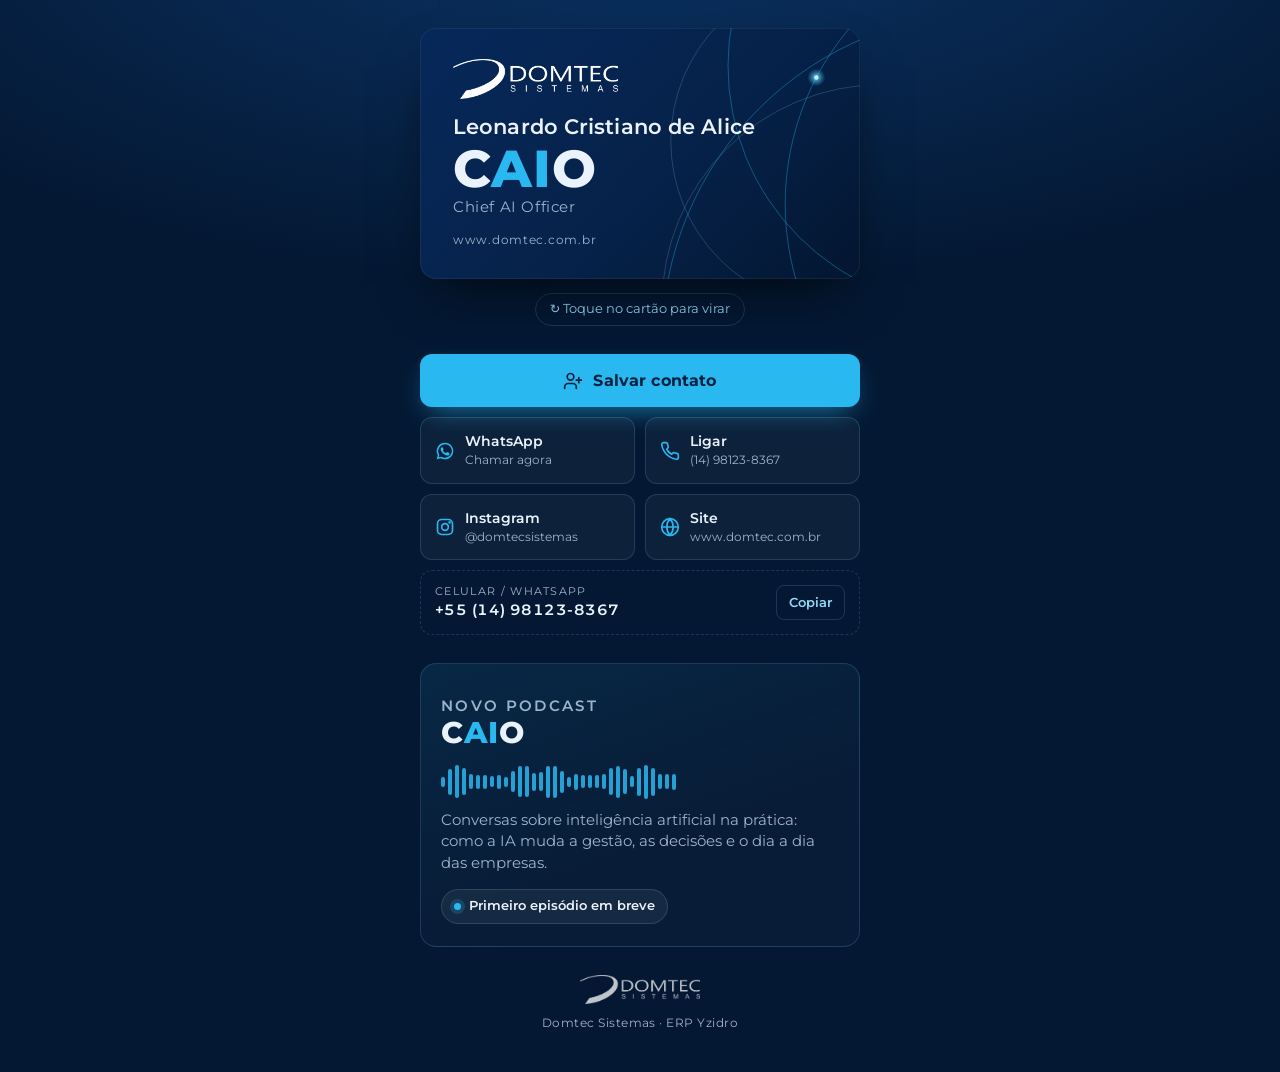
<file: index.html>
<!doctype html><html lang="pt-BR"><head><meta charset="utf-8"><meta name="viewport" content="width=device-width,initial-scale=1,viewport-fit=cover"><meta name="theme-color" content="#041833"><meta property="og:title" content="Leonardo Cristiano de Alice · CAIO | Domtec Sistemas"><meta property="og:description" content="Chief AI Officer da Domtec Sistemas e apresentador do podcast CAIO."><style>html,body{margin:0}</style></head><body><title>Leonardo de Alice · CAIO</title>
<meta name="claude:viewport-fit-sides" content="cover">
<link rel="preconnect" href="https://fonts.googleapis.com">
<link rel="stylesheet" href="https://fonts.googleapis.com/css2?family=Montserrat:wght@400;500;600;700;800&family=Newsreader:ital,opsz,wght@0,6..72,400;0,6..72,500;1,6..72,400&display=swap">
<style>
/* Layout: one column, phone-first. The card (flip front/back) is the hero, actions below, podcast teaser, footer. */
:root{
  --navy-900:#041833; --navy-800:#06224A; --navy:#002F5B; --steel:#5B8DAB;
  --cyan:#29B8F0; --cyan-soft:#8FDCFA; --ink:#0B2340; --paper:#FBFCFE; --paper-line:#DCE5EF;
  --fg:#EAF2FB; --muted:#9DB3CB; --line:rgba(143,220,250,.16);
  --f-display:"Montserrat",system-ui,-apple-system,"Segoe UI",sans-serif;
  --f-serif:"Newsreader",Georgia,"Times New Roman",serif;
  color-scheme:dark;
}
*{box-sizing:border-box}
html,body{background:var(--navy-900)}
body{
  color:var(--fg); font-family:var(--f-display); font-size:15px; line-height:1.5;
  background:radial-gradient(120% 70% at 50% -10%, #0B3466 0%, var(--navy-900) 60%) fixed, var(--navy-900);
  min-height:100%;
  padding-left:max(16px, env(safe-area-inset-left,0px));
  padding-right:max(16px, env(safe-area-inset-right,0px));
  padding-block:28px 40px;
}
.wrap{max-width:440px; margin:0 auto; display:flex; flex-direction:column; gap:28px}

/* ---------- Card ---------- */
.stage{perspective:1400px}
.card{position:relative; width:100%; aspect-ratio:1.75/1; max-width:100%; transform-style:preserve-3d;
  transition:transform .8s cubic-bezier(.2,.75,.2,1); cursor:pointer; border:0; padding:0; background:none; display:block; color:inherit; font:inherit; text-align:left}
.card.flipped{transform:rotateY(180deg)}
.card:focus-visible{outline:2px solid var(--cyan); outline-offset:6px; border-radius:16px}
.face{position:absolute; inset:0; border-radius:16px; overflow:hidden; backface-visibility:hidden; -webkit-backface-visibility:hidden;
  box-shadow:0 24px 50px -18px rgba(0,0,0,.7), 0 0 0 1px rgba(255,255,255,.06) inset}
.front{background:linear-gradient(135deg,#06285A 0%, var(--navy-800) 55%, #031630 100%)}
.front canvas{position:absolute; inset:0; width:100%; height:100%}
.front .content{position:relative; height:100%; display:flex; flex-direction:column; justify-content:space-between; padding:7% 7.5%}
.front .logo{width:44%; max-width:200px; height:auto; display:block}
.front .name{font-weight:600; font-size:clamp(15px,4.6vw,21px); letter-spacing:.005em; margin:0 0 2px}
.caio{font-weight:800; font-size:clamp(34px,11vw,52px); line-height:.95; letter-spacing:.02em; margin:0}
.caio .ai{color:var(--cyan)}
.front .role{font-weight:400; font-size:clamp(12px,3.4vw,15px); color:var(--muted); letter-spacing:.04em; margin:2px 0 0}
.front .url{font-size:clamp(10px,2.8vw,12px); color:var(--muted); letter-spacing:.06em}

.back{transform:rotateY(180deg); background:var(--paper); color:var(--ink); padding:6.5% 7.5%; display:flex; flex-direction:column; gap:.5em;
  font-size:clamp(10.5px,2.95vw,13.5px)}
.entry-head{display:flex; align-items:baseline; gap:.6em; flex-wrap:wrap; border-bottom:1px solid var(--paper-line); padding-bottom:.45em}
.entry-head .word{font-family:var(--f-display); font-weight:800; font-size:2.1em; letter-spacing:.02em; line-height:1}
.entry-head .word span{color:#1497CF}
.entry-head .pron{font-family:var(--f-serif); font-size:1.15em; color:#1497CF}
.entry-head .cls{font-family:var(--f-serif); font-style:italic; color:#5A6E85}
.back ol{margin:0; padding-left:1.3em; display:flex; flex-direction:column; gap:.35em; font-family:var(--f-serif); font-size:1.12em; line-height:1.32}
.back ol li::marker{font-family:var(--f-display); font-weight:700; color:#1497CF; font-size:.85em}
.back b{font-family:var(--f-display); font-weight:700; font-size:.88em}
.back i{color:#5A6E85}
.back .ex{margin-top:auto; font-family:var(--f-display); font-weight:700; font-size:.95em; color:var(--navy)}

.flip-hint{display:flex; justify-content:center; align-items:center; gap:8px; margin-top:14px; color:var(--muted); font-size:12.5px; letter-spacing:.05em}
.flip-hint button{font:inherit; color:var(--cyan-soft); background:none; border:1px solid var(--line); border-radius:999px; padding:6px 14px; cursor:pointer}
.flip-hint button:hover{border-color:var(--cyan)}
.flip-hint button:focus-visible{outline:2px solid var(--cyan); outline-offset:2px}

/* ---------- Actions ---------- */
.primary{display:flex; align-items:center; justify-content:center; gap:10px; width:100%; padding:15px 18px; border-radius:12px;
  background:var(--cyan); color:#03203F; font-weight:700; font-size:15.5px; text-decoration:none; letter-spacing:.01em;
  box-shadow:0 10px 28px -10px rgba(41,184,240,.7)}
.primary:hover{background:var(--cyan-soft)}
.primary:focus-visible{outline:2px solid #fff; outline-offset:3px}
.actions{display:grid; grid-template-columns:repeat(2,minmax(0,1fr)); gap:10px; margin-top:10px}
.act{display:flex; align-items:center; gap:10px; padding:13px 14px; border-radius:12px; background:rgba(255,255,255,.04); border:1px solid var(--line);
  color:var(--fg); text-decoration:none; font-weight:600; font-size:14px; min-width:0}
.act:hover{border-color:rgba(41,184,240,.6); background:rgba(41,184,240,.08)}
.act:focus-visible{outline:2px solid var(--cyan); outline-offset:2px}
.act svg{flex:none; width:20px; height:20px; color:var(--cyan)}
.act small{display:block; font-weight:400; font-size:11.5px; color:var(--muted); overflow:hidden; text-overflow:ellipsis; white-space:nowrap}
.act span{min-width:0}

.phone{display:flex; align-items:center; justify-content:space-between; gap:12px; margin-top:10px; padding:12px 14px; border-radius:12px; border:1px dashed var(--line)}
.phone .num{font-weight:600; font-variant-numeric:tabular-nums; letter-spacing:.03em; user-select:all}
.phone .lbl{font-size:11px; letter-spacing:.12em; text-transform:uppercase; color:var(--muted)}
.copy{font:inherit; font-size:13px; font-weight:600; color:var(--cyan-soft); background:none; border:1px solid var(--line); border-radius:8px; padding:7px 12px; cursor:pointer; white-space:nowrap}
.copy:hover{border-color:var(--cyan)}
.copy:focus-visible{outline:2px solid var(--cyan); outline-offset:2px}

/* ---------- Podcast ---------- */
.pod{position:relative; border-radius:16px; padding:22px 20px; overflow:hidden; border:1px solid var(--line);
  background:linear-gradient(160deg, rgba(41,184,240,.10), rgba(255,255,255,.02) 60%)}
.eyebrow{font-size:11px; letter-spacing:.16em; text-transform:uppercase; color:var(--cyan-soft); font-weight:600; margin:0 0 6px}
.pod h2{margin:0; font-weight:800; font-size:30px; letter-spacing:.02em; line-height:1}
.pod h2 .ai{color:var(--cyan)}
.pod p{margin:10px 0 0; color:var(--muted); font-size:14.5px; text-wrap:pretty}
.wave{display:flex; align-items:center; gap:3px; height:36px; margin:16px 0 4px}
.wave i{display:block; width:4px; border-radius:2px; background:var(--cyan); opacity:.85; animation:wv 1.4s ease-in-out infinite}
@keyframes wv{0%,100%{transform:scaleY(.35)}50%{transform:scaleY(1)}}
.soon{display:inline-flex; align-items:center; gap:8px; margin-top:14px; font-size:12.5px; font-weight:600; color:var(--fg);
  padding:7px 12px; border-radius:999px; background:rgba(255,255,255,.06); border:1px solid var(--line)}
.soon::before{content:""; width:7px; height:7px; border-radius:50%; background:var(--cyan); box-shadow:0 0 0 4px rgba(41,184,240,.2)}

footer{text-align:center; color:var(--muted); font-size:12px; letter-spacing:.04em; display:flex; flex-direction:column; align-items:center; gap:10px}
footer img{width:120px; opacity:.75}
.toast{position:fixed; left:50%; bottom:calc(24px + env(safe-area-inset-bottom,0px)); transform:translateX(-50%) translateY(20px); opacity:0;
  background:var(--fg); color:var(--navy-900); font-weight:600; font-size:13.5px; padding:10px 16px; border-radius:10px; transition:.25s; pointer-events:none}
.toast.show{opacity:1; transform:translateX(-50%)}

@media (prefers-reduced-motion:reduce){ .card{transition:none} .wave i{animation:none} }
</style>

<main class="wrap">
  <section aria-label="Cartão de visitas">
    <div class="stage">
      <button class="card" id="card" aria-label="Virar o cartão" aria-pressed="false">
        <div class="face front">
          <canvas id="net" aria-hidden="true"></canvas>
          <div class="content">
            <img class="logo" src="[data-uri]" alt="Domtec Sistemas">
            <div>
              <p class="name">Leonardo Cristiano de Alice</p>
              <p class="caio">C<span class="ai">AI</span>O</p>
              <p class="role">Chief AI Officer</p>
            </div>
            <div class="url">www.domtec.com.br</div>
          </div>
        </div>
        <div class="face back" aria-hidden="true">
          <div class="entry-head">
            <span class="word">C<span>AI</span>O</span>
            <span class="pron">/sí · êi · ái · ôu/</span>
            <span class="cls">sigla, s.m.</span>
          </div>
          <ol>
            <li><b>Chief AI Officer.</b> Diretor de Inteligência Artificial: o executivo que lidera a estratégia e o uso da IA na empresa, conectando pessoas, processos e tecnologia.</li>
            <li><b>Podcast</b> da Domtec sobre inteligência artificial aplicada à gestão. <i>Ex.: “Ouvi isso no CAIO.”</i></li>
          </ol>
          <div class="ex">Mais eficiência. Melhores decisões. Valor real.</div>
        </div>
      </button>
    </div>
    <div class="flip-hint"><button type="button" id="flipBtn">↻ Toque no cartão para virar</button></div>
  </section>

  <section aria-label="Contato">
    <a class="primary" href="leonardo-de-alice.vcf" target="_blank" rel="noopener">
      <svg width="20" height="20" viewBox="0 0 24 24" fill="none" stroke="currentColor" stroke-width="2" stroke-linecap="round" stroke-linejoin="round" aria-hidden="true"><path d="M16 21v-2a4 4 0 0 0-4-4H6a4 4 0 0 0-4 4v2"/><circle cx="9" cy="7" r="4"/><path d="M19 8v6M22 11h-6"/></svg>
      Salvar contato
    </a>
    <div class="actions">
      <a class="act" href="https://wa.me/5514981238367?text=Ol%C3%A1%2C%20Leonardo!%20Peguei%20seu%20contato%20pelo%20cart%C3%A3o%20digital." target="_blank" rel="noopener">
        <svg viewBox="0 0 24 24" fill="currentColor" aria-hidden="true"><path d="M12 2a10 10 0 0 0-8.6 15.1L2 22l5-1.3A10 10 0 1 0 12 2Zm0 18.2a8.2 8.2 0 0 1-4.2-1.2l-.3-.2-3 .8.8-2.9-.2-.3A8.2 8.2 0 1 1 12 20.2Zm4.5-6.1c-.2-.1-1.5-.7-1.7-.8-.2-.1-.4-.1-.6.1l-.8 1c-.1.2-.3.2-.5.1a6.7 6.7 0 0 1-3.3-2.9c-.3-.4.2-.4.7-1.4.1-.2 0-.3 0-.4l-.8-1.8c-.2-.5-.4-.4-.6-.4h-.5a1 1 0 0 0-.7.3 3 3 0 0 0-.9 2.2 5.2 5.2 0 0 0 1.1 2.7 11.8 11.8 0 0 0 4.5 4c1.7.7 2.3.8 3.2.6.5-.1 1.5-.6 1.7-1.2.2-.6.2-1.1.2-1.2-.1-.1-.3-.2-.5-.3Z"/></svg>
        <span>WhatsApp<small>Chamar agora</small></span>
      </a>
      <a class="act" href="tel:+5514981238367">
        <svg viewBox="0 0 24 24" fill="none" stroke="currentColor" stroke-width="2" stroke-linecap="round" stroke-linejoin="round" aria-hidden="true"><path d="M22 16.9v3a2 2 0 0 1-2.2 2 19.8 19.8 0 0 1-8.6-3.1 19.5 19.5 0 0 1-6-6A19.8 19.8 0 0 1 2.1 4.2 2 2 0 0 1 4.1 2h3a2 2 0 0 1 2 1.7c.1 1 .4 1.9.7 2.8a2 2 0 0 1-.5 2.1L8 9.9a16 16 0 0 0 6 6l1.3-1.3a2 2 0 0 1 2.1-.4c.9.3 1.8.6 2.8.7a2 2 0 0 1 1.7 2Z"/></svg>
        <span>Ligar<small>(14) 98123-8367</small></span>
      </a>
      <a class="act" href="https://www.instagram.com/domtecsistemas/" target="_blank" rel="noopener">
        <svg viewBox="0 0 24 24" fill="none" stroke="currentColor" stroke-width="2" stroke-linecap="round" aria-hidden="true"><rect x="3" y="3" width="18" height="18" rx="5"/><circle cx="12" cy="12" r="4"/><circle cx="17.5" cy="6.5" r=".6" fill="currentColor"/></svg>
        <span>Instagram<small>@domtecsistemas</small></span>
      </a>
      <a class="act" href="https://www.domtec.com.br" target="_blank" rel="noopener">
        <svg viewBox="0 0 24 24" fill="none" stroke="currentColor" stroke-width="2" stroke-linecap="round" aria-hidden="true"><circle cx="12" cy="12" r="10"/><path d="M2 12h20M12 2a15 15 0 0 1 0 20M12 2a15 15 0 0 0 0 20"/></svg>
        <span>Site<small>www.domtec.com.br</small></span>
      </a>
    </div>
    <div class="phone">
      <div><div class="lbl">Celular / WhatsApp</div><div class="num" id="num">+55 (14) 98123-8367</div></div>
      <button class="copy" id="copyBtn" type="button">Copiar</button>
    </div>
  </section>

  <section class="pod" aria-label="Podcast CAIO">
    <p class="eyebrow">Novo podcast</p>
    <h2>C<span class="ai">AI</span>O</h2>
    <div class="wave" aria-hidden="true" id="wave"></div>
    <p>Conversas sobre inteligência artificial na prática: como a IA muda a gestão, as decisões e o dia a dia das empresas.</p>
    <span class="soon">Primeiro episódio em breve</span>
  </section>

  <footer>
    <img src="[data-uri]" alt="Domtec Sistemas">
    <span>Domtec Sistemas · ERP Yzidro</span>
  </footer>
</main>
<div class="toast" id="toast" role="status" aria-live="polite"></div>

<script>
(function(){
  const card=document.getElementById('card'), back=card.querySelector('.back'), front=card.querySelector('.front');
  function flip(){const f=card.classList.toggle('flipped'); card.setAttribute('aria-pressed',f); back.setAttribute('aria-hidden',!f); front.setAttribute('aria-hidden',f);}
  card.addEventListener('click',flip); document.getElementById('flipBtn').addEventListener('click',flip);

  const toast=document.getElementById('toast'); let tt;
  function say(t){toast.textContent=t; toast.classList.add('show'); clearTimeout(tt); tt=setTimeout(()=>toast.classList.remove('show'),1800);}
  document.getElementById('copyBtn').addEventListener('click',function(){
    const txt='+55 14 98123-8367';
    const sel=()=>{const r=document.createRange(); r.selectNodeContents(document.getElementById('num')); const s=getSelection(); s.removeAllRanges(); s.addRange(r); say('Número selecionado');};
    try{ navigator.clipboard.writeText(txt).then(()=>say('Número copiado'),sel); }catch(e){ sel(); }
  });

  // podcast waveform
  const w=document.getElementById('wave');
  for(let i=0;i<34;i++){const b=document.createElement('i'); const h=10+Math.round(26*Math.abs(Math.sin(i*0.7)*Math.cos(i*0.23))); b.style.height=h+'px'; b.style.animationDelay=(-(i*0.09)).toFixed(2)+'s'; w.appendChild(b);}

  // network arcs on the front face
  const cv=document.getElementById('net'), ctx=cv.getContext('2d');
  const reduce=matchMedia('(prefers-reduced-motion: reduce)').matches;
  const arcs=[{cx:1.25,cy:.15,r:.55,s:.3},{cx:1.05,cy:1.1,r:.5,s:-.22},{cx:1.45,cy:.7,r:.62,s:.18},{cx:.95,cy:.45,r:.38,s:-.35},{cx:1.3,cy:1.25,r:.75,s:.12}];
  let W,H,dpr;
  function size(){dpr=Math.min(2,devicePixelRatio||1); const r=cv.getBoundingClientRect(); W=r.width; H=r.height; cv.width=W*dpr; cv.height=H*dpr; ctx.setTransform(dpr,0,0,dpr,0,0);}
  function draw(t){
    ctx.clearRect(0,0,W,H);
    arcs.forEach((a,i)=>{
      const cx=a.cx*W, cy=a.cy*H, r=a.r*W;
      ctx.beginPath(); ctx.arc(cx,cy,r,0,Math.PI*2);
      ctx.strokeStyle=i%2?'rgba(91,141,171,.35)':'rgba(41,184,240,.38)'; ctx.lineWidth=1; ctx.stroke();
      const ang=(t/1000)*a.s+i*1.7, x=cx+r*Math.cos(ang), y=cy+r*Math.sin(ang);
      if(x>0&&x<W&&y>0&&y<H){
        const g=ctx.createRadialGradient(x,y,0,x,y,9); g.addColorStop(0,'rgba(143,220,250,.9)'); g.addColorStop(1,'rgba(41,184,240,0)');
        ctx.fillStyle=g; ctx.beginPath(); ctx.arc(x,y,9,0,Math.PI*2); ctx.fill();
        ctx.fillStyle='#BFEFFF'; ctx.beginPath(); ctx.arc(x,y,2.2,0,Math.PI*2); ctx.fill();
      }
    });
    if(!reduce) requestAnimationFrame(draw);
  }
  size(); addEventListener('resize',size); requestAnimationFrame(draw);
})();
</script>
</body></html>
</file>
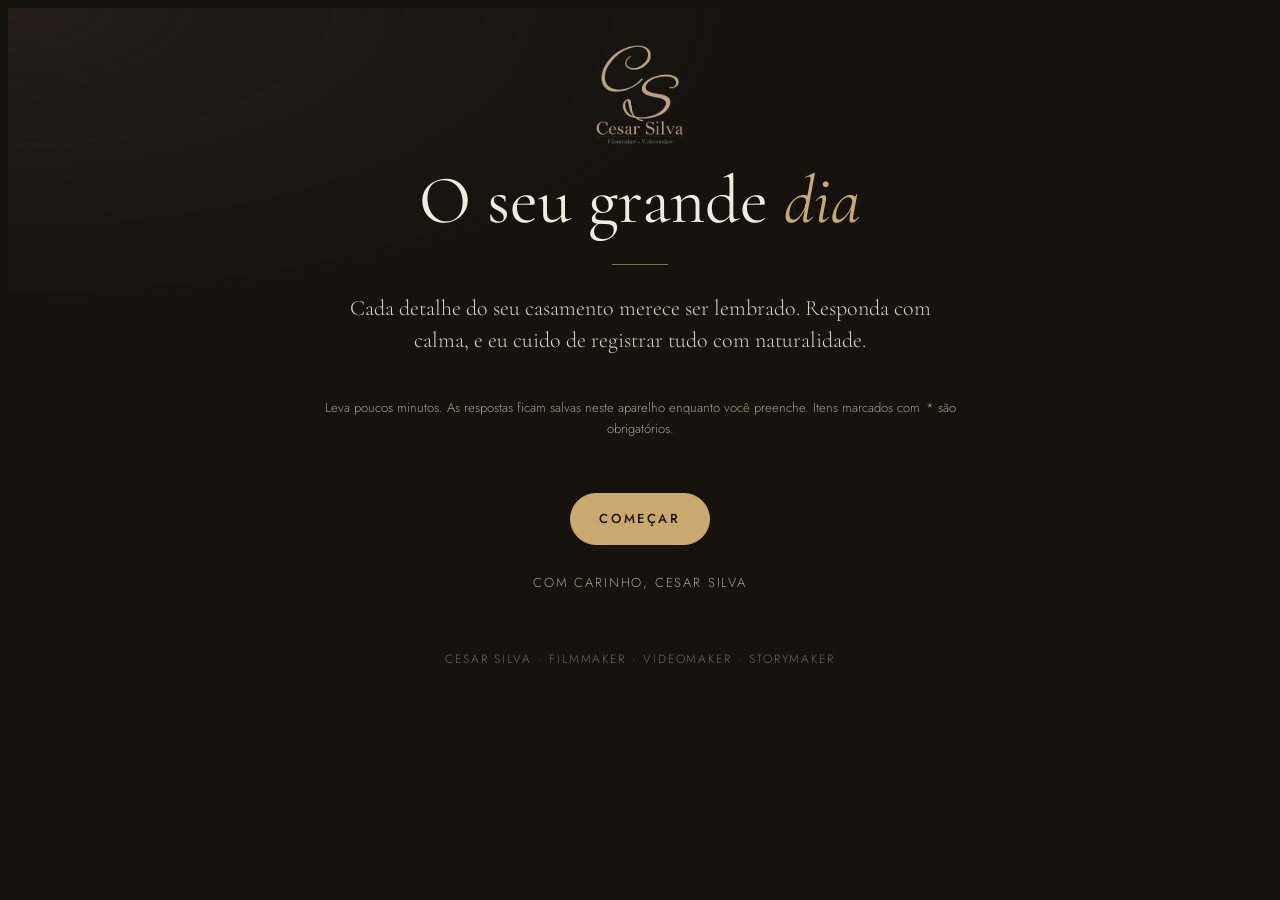
<file: questionario/index.html>
<!doctype html>
<html lang="pt-BR">
<head>
<meta charset="utf-8">
<meta name="viewport" content="width=device-width, initial-scale=1, viewport-fit=cover">
<title>O Seu Grande Dia</title>
<meta name="description" content="Questionário pré-casamento · Cesar Silva Filmes">
<link rel="preconnect" href="https://fonts.googleapis.com">
<link rel="preconnect" href="https://fonts.gstatic.com" crossorigin>
<link rel="stylesheet" href="https://fonts.googleapis.com/css2?family=Cormorant+Garamond:ital,wght@0,400;0,500;0,600;1,400;1,500&family=Jost:wght@300;400;500&display=swap">
<style>

/* Layout: uma coluna estreita e centrada, como uma carta; uma etapa por vez, com a marca no topo */
:root {
  --bg: #16130f;
  --bg-2: #1e1a15;
  --line: #3a3228;
  --ink: #f1ebe0;
  --muted: #a99d8a;
  --gold: #c9a96e;
  --gold-soft: #2a2319;
  --display: "Cormorant Garamond", "Garamond", "Times New Roman", serif;
  --body: "Jost", "Helvetica Neue", Arial, sans-serif;
  color-scheme: dark;
}
* { box-sizing: border-box; }
html, body { background: var(--bg); }
body {
  color: var(--ink);
  font-family: var(--body);
  font-weight: 300;
  font-size: 17px;
  line-height: 1.6;
  padding-inline: 20px;
  padding-block: 0 64px;
  background:
    radial-gradient(1200px 500px at 0% 0%, #241e17 0%, transparent 60%),
    var(--bg);
  min-height: 100%;
}
.wrap { max-width: 640px; margin: 0 auto; }

/* Topo */
.brand {
  display: flex; flex-direction: column; align-items: center;
  padding-block: 36px 8px;
}
.brand img { width: 92px; height: auto; display: block; }

.eyebrow {
  font-family: var(--body);
  font-weight: 500;
  font-size: 12px;
  letter-spacing: .28em;
  text-transform: uppercase;
  color: var(--gold);
}

/* Progresso */
.progress { display: grid; gap: 10px; margin-block: 28px 8px; }
.progress[hidden] { display: none !important; }
.progress-top { display: flex; justify-content: space-between; align-items: baseline; gap: 12px; }
.progress-count { font-size: 13px; color: var(--muted); letter-spacing: .08em; font-variant-numeric: tabular-nums; }
.bar { height: 2px; background: var(--line); border-radius: 2px; overflow: hidden; }
.bar span { display: block; height: 100%; width: 0; background: var(--gold); transition: width .5s ease; }

/* Etapas */
.step { display: grid; gap: 28px; padding-block: 24px 0; }
.step h1, .step h2 {
  font-family: var(--display);
  font-weight: 400;
  line-height: 1.05;
  margin: 0;
  text-wrap: balance;
}
.step h1 { font-size: clamp(44px, 9vw, 68px); }
.step h2 { font-size: clamp(36px, 7vw, 50px); }
.step h1 em, .step h2 em { color: var(--gold); font-style: italic; }
.lede { color: var(--muted); margin: 0; max-width: 58ch; }
.head { display: grid; gap: 14px; }

.intro { text-align: center; justify-items: center; padding-block: 12px 0; }
.intro .lede { font-family: var(--display); font-size: 22px; line-height: 1.45; color: #d9cfbf; }
.sign { font-size: 13px; letter-spacing: .14em; color: var(--muted); text-transform: uppercase; }
.rule { width: 56px; height: 1px; background: var(--gold); opacity: .6; border: 0; margin: 0; }

/* Campos */
.fields { display: grid; gap: 26px; }
.field { display: grid; gap: 8px; min-width: 0; }
.field label, .field .q {
  font-size: 15px; font-weight: 400; color: var(--ink); line-height: 1.45;
}
.field .hint { font-size: 13px; color: var(--muted); margin-top: -4px; }
.req { color: var(--gold); margin-left: 2px; }
input[type="text"], input[type="tel"], input[type="date"], textarea {
  width: 100%;
  font: inherit;
  font-weight: 300;
  color: var(--ink);
  background: transparent;
  border: 0;
  border-bottom: 1px solid var(--line);
  border-radius: 0;
  padding: 8px 0 10px;
  transition: border-color .2s ease;
}
textarea { resize: vertical; min-height: 64px; line-height: 1.55; }
input::placeholder, textarea::placeholder { color: #6f6556; }
input:focus, textarea:focus { outline: none; border-bottom-color: var(--gold); }
input[type="date"] { color-scheme: dark; }
.invalid input, .invalid textarea { border-bottom-color: #d07a5f; }
.err { font-size: 13px; color: #e09a80; }

.pair { display: grid; grid-template-columns: 1fr 1fr; gap: 26px; }
@media (max-width: 520px) { .pair { grid-template-columns: 1fr; } }

/* Escolhas */
.choices { display: flex; flex-wrap: wrap; gap: 10px; }
.chip {
  font: inherit; font-size: 14px; font-weight: 400; letter-spacing: .04em;
  color: var(--ink);
  background: transparent;
  border: 1px solid var(--line);
  border-radius: 999px;
  padding: 9px 18px;
  cursor: pointer;
  transition: border-color .2s, background .2s, color .2s;
}
.chip:hover { border-color: var(--gold); }
.chip[aria-pressed="true"] { background: var(--gold); border-color: var(--gold); color: #1a150f; }
.note {
  font-size: 14px; color: var(--muted);
  border-left: 1px solid var(--gold);
  padding: 2px 0 2px 14px;
}

/* Botões */
.nav { display: flex; justify-content: space-between; align-items: center; gap: 12px; padding-top: 12px; flex-wrap: wrap; }
.btn {
  font: inherit; font-size: 13px; font-weight: 500; letter-spacing: .2em; text-transform: uppercase;
  border-radius: 999px; padding: 15px 28px; cursor: pointer; text-decoration: none;
  display: inline-flex; align-items: center; justify-content: center; gap: 10px;
  transition: transform .15s ease, background .2s, border-color .2s;
}
.btn:active { transform: translateY(1px); }
.btn-gold { background: var(--gold); color: #1a150f; border: 1px solid var(--gold); }
.btn-gold:hover { background: #d6b87f; }
.btn-ghost { background: transparent; color: var(--ink); border: 1px solid var(--line); }
.btn-ghost:hover { border-color: var(--gold); }
.btn-text { background: none; border: 0; color: var(--muted); padding: 15px 4px; }
.btn-text:hover { color: var(--ink); }
.btn:focus-visible, .chip:focus-visible { outline: 2px solid var(--gold); outline-offset: 3px; }
.btn svg { width: 18px; height: 18px; flex: none; }

/* Revisão */
.review { display: grid; gap: 22px; }
.review section { display: grid; gap: 10px; padding-top: 18px; border-top: 1px solid var(--line); }
.review h3 { font-family: var(--display); font-weight: 500; font-size: 24px; margin: 0; display: flex; justify-content: space-between; align-items: baseline; gap: 12px; }
.review h3 button { font: inherit; font-family: var(--body); font-size: 12px; letter-spacing: .16em; text-transform: uppercase; color: var(--gold); background: none; border: 0; cursor: pointer; padding: 4px 0; }
.review dl { margin: 0; display: grid; gap: 10px; }
.review dt { font-size: 13px; color: var(--muted); }
.review dd { margin: 0; white-space: pre-wrap; overflow-wrap: anywhere; }
.review dd.empty { color: #6f6556; font-style: italic; }

.send { display: grid; gap: 14px; justify-items: start; }
.send-actions { display: flex; gap: 12px; flex-wrap: wrap; }
.small { font-size: 13px; color: var(--muted); }

.done { text-align: center; justify-items: center; }

footer { margin-top: 56px; text-align: center; font-size: 12px; letter-spacing: .16em; text-transform: uppercase; color: #6f6556; }

.step { animation: rise .45s ease both; }
@keyframes rise { from { opacity: .001; transform: translateY(8px); } to { opacity: 1; transform: none; } }
@media (prefers-reduced-motion: reduce) { .step { animation: none; } .bar span { transition: none; } }
</style>
</head>
<body>


<div class="wrap">
  <header class="brand">
    <img src="[data-uri]" alt="Cesar Silva · Filmmaker · Videomaker" width="92" height="101">
  </header>

  <div class="progress" id="progress" hidden>
    <div class="progress-top">
      <span class="eyebrow" id="progress-label"></span>
      <span class="progress-count" id="progress-count"></span>
    </div>
    <div class="bar"><span id="progress-bar"></span></div>
  </div>

  <main id="app"></main>

  <footer>Cesar Silva · Filmmaker · Videomaker · Storymaker</footer>
</div>

<script>
const WHATSAPP = "5514981087903";
/* Google Forms que recebe as respostas */
const FORM_URL = "https://docs.google.com/forms/d/e/1FAIpQLSfjPt_O8Dgdy9196cXthvTv4i-PIdjDjc2d4MSQzUNAx_cyIQ/formResponse";
const FORM_PAGES = 8;
const ENTRY = {
  noivos: "939557319", data: "1512897349",
  cer: "531071883", rec: "2124523048", cerimonialista: "425333272", fotografo: "1705162380",
  ondeArrumar: "992463970", quemJunto: "1365939891", itens: "1372282566", reservado: "925979750",
  naoFicarFora: "343621296", especial: "1292415261", homenagem: "931421692", restricao: "723840746",
  tipo: "67661944", duracao: "754689192", entrada: "1591463356", momentos: "859376349", restricoesLocal: "1624248136",
  programados: "639561406", surpresas: "374637865", discurso: "1535759709",
  musica: "175018796", fazQuestao: "1989080481",
  contatoNome: "1879781050", contatoTel: "1229006878"
};
const STORE = "cs-questionario-v1";

/* Estrutura do questionário */
const STEPS = [
  {
    id: "casal", label: "O casal", title: "Para <em>começar</em>",
    lede: "Assim eu sei de quem é cada resposta.",
    fields: [
      { id: "noivos", q: "Nome dos noivos", type: "text", req: true, ph: "Ex.: Ana e Pedro" },
      { id: "data", q: "Data do casamento", type: "date", req: true }
    ]
  },
  {
    id: "evento", label: "Dados do evento", title: "Dados do <em>evento</em>",
    lede: "Para eu saber onde e quando estar em cada etapa.",
    fields: [
      { id: "prep", q: "Horário de início e local da preparação", type: "area", ph: "Ex.: 13h, Salão Bella, centro" },
      { id: "cer", q: "Horário de início e local da cerimônia", type: "area", req: true },
      { id: "rec", q: "Horário de início e local da recepção", type: "area", req: true },
      { pair: [
        { id: "cerimonialista", q: "Nome da cerimonialista", type: "text" },
        { id: "fotografo", q: "Nome do fotógrafo", type: "text" }
      ]}
    ]
  },
  {
    id: "making", label: "Making of", title: "Preparação e <em>making of</em>",
    lede: "Os momentos que antecedem a cerimônia costumam ser os mais emocionantes.",
    gate: { id: "temMaking", q: "O making of faz parte do seu pacote?", options: ["Sim", "Não", "Não sei"] },
    fields: [
      { id: "ondeArrumar", q: "Onde cada um vai se arrumar e que horas começa?", type: "area" },
      { id: "quemJunto", q: "Quem estará com vocês nesse momento?", hint: "Madrinhas, padrinhos, pais", type: "area" },
      { id: "itens", q: "Há algum item especial para registrar?", hint: "Vestido, aliança, perfume, carta, presente, algo emprestado", type: "area" },
      { id: "reservado", q: "Algum momento reservado, como carta, surpresa ou conversa com o pai ou a mãe?", type: "area" }
    ]
  },
  {
    id: "pessoas", label: "Pessoas importantes", title: "Pessoas <em>importantes</em>",
    lede: "Quem não pode ficar de fora das lembranças do seu dia.",
    fields: [
      { id: "naoFicarFora", q: "Quem não pode ficar de fora das imagens?", hint: "Avós, tios, amigos de longe, padrinhos", type: "area" },
      { id: "especial", q: "Há alguém muito especial que está doente, é idoso ou vem de longe?", type: "area" },
      { id: "homenagem", q: "Há pessoas falecidas que serão homenageadas de alguma forma?", type: "area" },
      { id: "restricao", q: "Existe alguém que prefere não ser filmado ou que tem restrição de imagem?", hint: "Por exemplo, crianças ou situações familiares delicadas", type: "area" }
    ]
  },
  {
    id: "cerimonia", label: "Cerimônia", title: "A <em>cerimônia</em>",
    lede: "Os detalhes que me ajudam a escolher o melhor lugar para cada câmera.",
    fields: [
      { id: "tipo", q: "Tipo de cerimônia", type: "choice", options: ["Religiosa", "Civil", "Simbólica", "Outra"] },
      { id: "duracao", q: "Quanto tempo deve durar, aproximadamente?", type: "text", ph: "Ex.: 40 minutos" },
      { id: "entrada", q: "Como será a entrada?", hint: "Noivo, noiva, pais, pajens, daminhas", type: "area" },
      { id: "momentos", q: "Haverá votos, leituras, música ao vivo ou algum momento surpresa?", type: "area" },
      { id: "restricoesLocal", q: "Há restrições do local para filmar?", hint: "Posição, drone (se contratado), iluminação", type: "area" }
    ]
  },
  {
    id: "recepcao", label: "Recepção", title: "A <em>recepção</em>",
    lede: "O que está programado para a festa.",
    fields: [
      { id: "programados", q: "Quais momentos estão programados?", hint: "Entrada, primeira dança, valsa, brinde, corte do bolo, buquê, discursos", type: "area" },
      { id: "surpresas", q: "Haverá surpresas?", hint: "Apresentações, vídeos, homenagens", type: "area" },
      { id: "discurso", q: "Quem vai discursar ou fazer o brinde?", type: "area" }
    ]
  },
  {
    id: "filme", label: "O filme", title: "Preferências para o <em>filme</em>",
    lede: "Para que o resultado final tenha a cara de vocês.",
    fields: [
      { id: "musica", q: "Que tipo de música ou trilha vocês preferem?", type: "area" },
      { id: "fazQuestao", q: "Há momentos que vocês fazem questão de ver no filme final?", type: "area" }
    ]
  },
  {
    id: "contato", label: "Contato no dia", title: "Contato <em>no dia</em>",
    lede: "Para qualquer imprevisto, é bom ter alguém de confiança por perto.",
    fields: [
      { pair: [
        { id: "contatoNome", q: "Nome da pessoa de confiança", hint: "Cerimonialista, madrinha ou familiar", type: "text", req: true },
        { id: "contatoTel", q: "Telefone", type: "tel", req: true, ph: "(14) 90000-0000" }
      ]}
    ]
  }
];

const flat = s => s.fields.flatMap(f => f.pair ? f.pair : [f]);

/* Estado */
let data = {};
let current = -1; // -1 = abertura; STEPS.length = revisão; STEPS.length+1 = enviado
try { const s = JSON.parse(localStorage.getItem(STORE) || "null"); if (s) { data = s.data || {}; } } catch (e) {}
function save() { try { localStorage.setItem(STORE, JSON.stringify({ data })); } catch (e) {} }

const app = document.getElementById("app");
const esc = s => String(s ?? "").replace(/[&<>"]/g, c => ({ "&": "&amp;", "<": "&lt;", ">": "&gt;", '"': "&quot;" }[c]));

function fieldHTML(f) {
  const v = data[f.id] ?? "";
  const req = f.req ? '<span class="req" aria-hidden="true">*</span>' : "";
  const hint = f.hint ? `<div class="hint" id="h-${f.id}">${esc(f.hint)}</div>` : "";
  const desc = f.hint ? ` aria-describedby="h-${f.id}"` : "";
  if (f.type === "choice") {
    return `<div class="field" data-id="${f.id}"><span class="q">${esc(f.q)}${req}</span>
      <div class="choices" role="group" aria-label="${esc(f.q)}">${f.options.map(o =>
        `<button type="button" class="chip" data-choice="${f.id}" data-value="${esc(o)}" aria-pressed="${v === o}">${esc(o)}</button>`).join("")}</div></div>`;
  }
  const ph = f.ph ? ` placeholder="${esc(f.ph)}"` : "";
  const input = f.type === "area"
    ? `<textarea id="${f.id}" rows="2"${ph}${desc}>${esc(v)}</textarea>`
    : `<input id="${f.id}" type="${f.type}" value="${esc(v)}"${ph}${desc}${f.type === "tel" ? ' inputmode="tel" autocomplete="tel"' : ""}>`;
  return `<div class="field" data-id="${f.id}"><label for="${f.id}">${esc(f.q)}${req}</label>${hint}${input}</div>`;
}

function renderProgress() {
  const p = document.getElementById("progress");
  if (current < 0 || current > STEPS.length) { p.hidden = true; return; }
  p.hidden = false;
  const total = STEPS.length + 1;
  const n = current + 1;
  document.getElementById("progress-label").textContent = current === STEPS.length ? "Revisão" : STEPS[current].label;
  document.getElementById("progress-count").textContent = `${n} de ${total}`;
  document.getElementById("progress-bar").style.width = `${(n / total) * 100}%`;
}

function render() {
  renderProgress();
  if (current === -1) return renderIntro();
  if (current === STEPS.length) return renderReview();
  if (current === STEPS.length + 1) return renderDone();
  const s = STEPS[current];
  let gate = "";
  let hideFields = false;
  if (s.gate) {
    const g = data[s.gate.id] ?? "";
    hideFields = g === "Não";
    gate = `<div class="field" data-id="${s.gate.id}"><span class="q">${esc(s.gate.q)}</span>
      <div class="choices" role="group" aria-label="${esc(s.gate.q)}">${s.gate.options.map(o =>
        `<button type="button" class="chip" data-choice="${s.gate.id}" data-value="${o}" aria-pressed="${g === o}">${o}</button>`).join("")}</div></div>`;
  }
  const fields = s.fields.map(f => f.pair
    ? `<div class="pair">${f.pair.map(fieldHTML).join("")}</div>`
    : fieldHTML(f)).join("");
  app.innerHTML = `<form class="step" id="step-form" novalidate>
    <div class="head"><h2>${s.title}</h2><p class="lede">${esc(s.lede)}</p></div>
    ${gate}
    ${hideFields ? `<p class="note">Sem problema. Pode seguir para a próxima etapa.</p>` : `<div class="fields">${fields}</div>`}
    <div class="nav">
      <button type="button" class="btn btn-text" id="back">Voltar</button>
      <button type="submit" class="btn btn-gold">${current === STEPS.length - 1 ? "Revisar respostas" : "Continuar"}</button>
    </div>
  </form>`;
  bindStep(s);
}

function bindStep(s) {
  const form = document.getElementById("step-form");
  form.addEventListener("input", e => {
    if (e.target.id) { data[e.target.id] = e.target.value; save(); e.target.closest(".field")?.classList.remove("invalid"); e.target.closest(".field")?.querySelector(".err")?.remove(); }
  });
  form.querySelectorAll("[data-choice]").forEach(b => b.addEventListener("click", () => {
    const id = b.dataset.choice;
    data[id] = data[id] === b.dataset.value ? "" : b.dataset.value;
    save();
    if (s.gate && id === s.gate.id) { render(); return; }
    form.querySelectorAll(`[data-choice="${id}"]`).forEach(x => x.setAttribute("aria-pressed", x.dataset.value === data[id]));
  }));
  document.getElementById("back").addEventListener("click", () => go(current - 1));
  form.addEventListener("submit", e => {
    e.preventDefault();
    const missing = flat(s).filter(f => f.req && !(data[f.id] || "").trim());
    form.querySelectorAll(".err").forEach(x => x.remove());
    if (missing.length) {
      missing.forEach(f => {
        const el = form.querySelector(`.field[data-id="${f.id}"]`);
        el.classList.add("invalid");
        el.insertAdjacentHTML("beforeend", `<span class="err">Preencha este campo para continuar.</span>`);
      });
      document.getElementById(missing[0].id)?.focus();
      return;
    }
    go(current + 1);
  });
}

function go(n) {
  current = Math.max(-1, Math.min(n, STEPS.length + 1));
  render();
  window.scrollTo({ top: 0, behavior: matchMedia("(prefers-reduced-motion: reduce)").matches ? "auto" : "smooth" });
  const h = app.querySelector("h1, h2");
  if (h) { h.setAttribute("tabindex", "-1"); h.focus({ preventScroll: true }); }
}

function renderIntro() {
  const started = Object.values(data).some(v => v);
  app.innerHTML = `<section class="step intro">
    <h1>O seu grande <em>dia</em></h1>
    <hr class="rule">
    <p class="lede">Cada detalhe do seu casamento merece ser lembrado. Responda com calma, e eu cuido de registrar tudo com naturalidade.</p>
    <p class="small">Leva poucos minutos. As respostas ficam salvas neste aparelho enquanto você preenche. Itens marcados com <span class="req">*</span> são obrigatórios.</p>
    <div class="nav" style="justify-content:center">
      <button type="button" class="btn btn-gold" id="start">${started ? "Continuar de onde parei" : "Começar"}</button>
    </div>
    <span class="sign">Com carinho, Cesar Silva</span>
  </section>`;
  document.getElementById("start").addEventListener("click", () => {
    const firstOpen = started ? STEPS.findIndex(s => flat(s).some(f => f.req && !(data[f.id] || "").trim())) : 0;
    go(firstOpen === -1 ? STEPS.length : firstOpen);
  });
}

function fmtDate(v) {
  if (!v) return "";
  const [y, m, d] = v.split("-");
  return d && m && y ? `${d}/${m}/${y}` : v;
}
function display(f) {
  const v = (data[f.id] || "").trim();
  return f.type === "date" ? fmtDate(v) : v;
}
function stepIsSkipped(s) { return s.gate && data[s.gate.id] === "Não"; }

function buildMessage() {
  const lines = ["*Questionário do grande dia · Cesar Silva Filmes*", ""];
  STEPS.forEach((s, i) => {
    lines.push(`*${i + 1}. ${s.label}*`);
    if (s.gate) lines.push(`${s.gate.q} ${data[s.gate.id] || "-"}`);
    if (!stepIsSkipped(s)) {
      flat(s).forEach(f => lines.push(`${f.q}: ${display(f) || "-"}`));
    }
    lines.push("");
  });
  return lines.join("\n").trim();
}

/* Monta o envio no formato que o Google Forms espera */
function buildFormBody() {
  const v = id => (data[id] || "").trim();
  const p = new URLSearchParams();
  const put = (id, val) => { if (val) p.append("entry." + ENTRY[id], val); };
  const semMaking = data.temMaking === "Não";

  put("noivos", v("noivos"));
  const [y, m, d] = v("data").split("-");
  if (y && m && d) {
    p.append(`entry.${ENTRY.data}_year`, y);
    p.append(`entry.${ENTRY.data}_month`, String(+m));
    p.append(`entry.${ENTRY.data}_day`, String(+d));
  }
  ["cer", "rec", "cerimonialista", "fotografo"].forEach(id => put(id, v(id)));

  // A preparação não tem pergunta própria no Forms: vai junto com "onde cada um vai se arrumar"
  const arrumar = [
    data.temMaking ? `Making of no pacote: ${data.temMaking}` : "",
    v("prep") ? `Preparação: ${v("prep")}` : "",
    semMaking ? "" : v("ondeArrumar")
  ].filter(Boolean).join("\n");
  put("ondeArrumar", arrumar);
  if (!semMaking) ["quemJunto", "itens", "reservado"].forEach(id => put(id, v(id)));

  ["naoFicarFora", "especial", "homenagem", "restricao"].forEach(id => put(id, v(id)));

  if (v("tipo") === "Outra") {
    p.append(`entry.${ENTRY.tipo}`, "__other_option__");
    p.append(`entry.${ENTRY.tipo}.other_option_response`, "Outra");
  } else put("tipo", v("tipo"));

  ["duracao", "entrada", "momentos", "restricoesLocal", "programados", "surpresas", "discurso",
   "musica", "fazQuestao", "contatoNome", "contatoTel"].forEach(id => put(id, v(id)));

  p.append("pageHistory", Array.from({ length: FORM_PAGES }, (_, i) => i).join(","));
  return p;
}

const WA_ICON =`<svg viewBox="0 0 24 24" fill="currentColor" aria-hidden="true"><path d="M12 2a10 10 0 0 0-8.6 15.1L2 22l5-1.3A10 10 0 1 0 12 2Zm0 18.2a8.2 8.2 0 0 1-4.2-1.2l-.3-.2-3 .8.8-2.9-.2-.3A8.2 8.2 0 1 1 12 20.2Zm4.5-6.1c-.2-.1-1.5-.7-1.7-.8-.2-.1-.4-.1-.6.1l-.8 1c-.1.2-.3.2-.5.1a6.7 6.7 0 0 1-3.3-2.9c-.3-.4.2-.4.7-1.3.1-.2 0-.3 0-.4l-.8-1.8c-.2-.5-.4-.4-.6-.4h-.5a1 1 0 0 0-.7.3 3 3 0 0 0-.9 2.2 5.2 5.2 0 0 0 1.1 2.7 11.8 11.8 0 0 0 4.5 4c1.7.7 2.4.8 3.2.6.5-.1 1.5-.6 1.7-1.2.2-.6.2-1.1.1-1.2l-.4-.2Z"/></svg>`;

function renderReview() {
  const sections = STEPS.map((s, i) => {
    const gate = s.gate ? `<dt>${esc(s.gate.q)}</dt><dd class="${data[s.gate.id] ? "" : "empty"}">${esc(data[s.gate.id] || "Não respondido")}</dd>` : "";
    const rows = stepIsSkipped(s) ? "" : flat(s).map(f => {
      const v = display(f);
      return `<dt>${esc(f.q)}</dt><dd class="${v ? "" : "empty"}">${esc(v || "Não respondido")}</dd>`;
    }).join("");
    return `<section><h3>${esc(s.label)} <button type="button" data-edit="${i}">Editar</button></h3><dl>${gate}${rows}</dl></section>`;
  }).join("");
  const url = `https://wa.me/${WHATSAPP}?text=${encodeURIComponent(buildMessage())}`;
  app.innerHTML = `<section class="step">
    <div class="head"><h2>Tudo <em>certo?</em></h2>
      <p class="lede">Confira as respostas. Se quiser mudar algo, toque em editar na parte correspondente.</p></div>
    <div class="review">${sections}</div>
    <div class="send">
      <div class="send-actions">
        <button type="button" class="btn btn-gold" id="submit">Enviar respostas</button>
      </div>
      <span class="small" id="send-status" role="status"></span>
      <div class="send" id="fallback" hidden>
        <div class="send-actions">
          <a class="btn btn-ghost" href="${url}" target="_blank" rel="noopener">${WA_ICON}Enviar pelo WhatsApp</a>
          <button type="button" class="btn btn-ghost" id="copy">Copiar respostas</button>
        </div>
        <span class="small" id="copy-status">Ou copie as respostas e cole numa conversa com (14) 98108-7903.</span>
      </div>
    </div>
    <div class="nav"><button type="button" class="btn btn-text" id="back">Voltar</button></div>
  </section>`;
  app.querySelectorAll("[data-edit]").forEach(b => b.addEventListener("click", () => go(+b.dataset.edit)));
  document.getElementById("back").addEventListener("click", () => go(STEPS.length - 1));
  document.getElementById("submit").addEventListener("click", async e => {
    const btn = e.currentTarget, status = document.getElementById("send-status");
    btn.disabled = true; btn.textContent = "Enviando…"; status.textContent = "";
    try {
      await fetch(FORM_URL, {
        method: "POST", mode: "no-cors",
        headers: { "Content-Type": "application/x-www-form-urlencoded;charset=UTF-8" },
        body: buildFormBody().toString()
      });
      try { localStorage.setItem(STORE + "-enviado", new Date().toISOString()); } catch (err) {}
      go(STEPS.length + 1);
    } catch (err) {
      btn.disabled = false; btn.textContent = "Tentar de novo";
      status.textContent = "Não foi possível enviar agora. Verifique a internet e tente de novo, ou mande pelo WhatsApp.";
      document.getElementById("fallback").hidden = false;
    }
  });
  document.getElementById("copy").addEventListener("click", async () => {
    const status = document.getElementById("copy-status");
    const text = buildMessage();
    try { await navigator.clipboard.writeText(text); status.textContent = "Respostas copiadas. Agora é só colar numa conversa com (14) 98108-7903."; }
    catch (e) {
      const ta = document.createElement("textarea");
      ta.value = text; ta.rows = 8; ta.readOnly = true; ta.style.width = "100%";
      status.replaceWith(ta); ta.focus(); ta.select();
    }
  });
}

function renderDone() {
  app.innerHTML = `<section class="step intro done">
    <span class="eyebrow">Recebido</span>
    <h1>Obrigado, <em>de coração</em></h1>
    <hr class="rule">
    <p class="lede">Vou usar cada resposta para me preparar com todo o cuidado para o dia de vocês. Em breve entro em contato.</p>
    <span class="sign">Cesar Silva</span>
  </section>`;
}

render();
</script>

</body>
</html>
</file>
